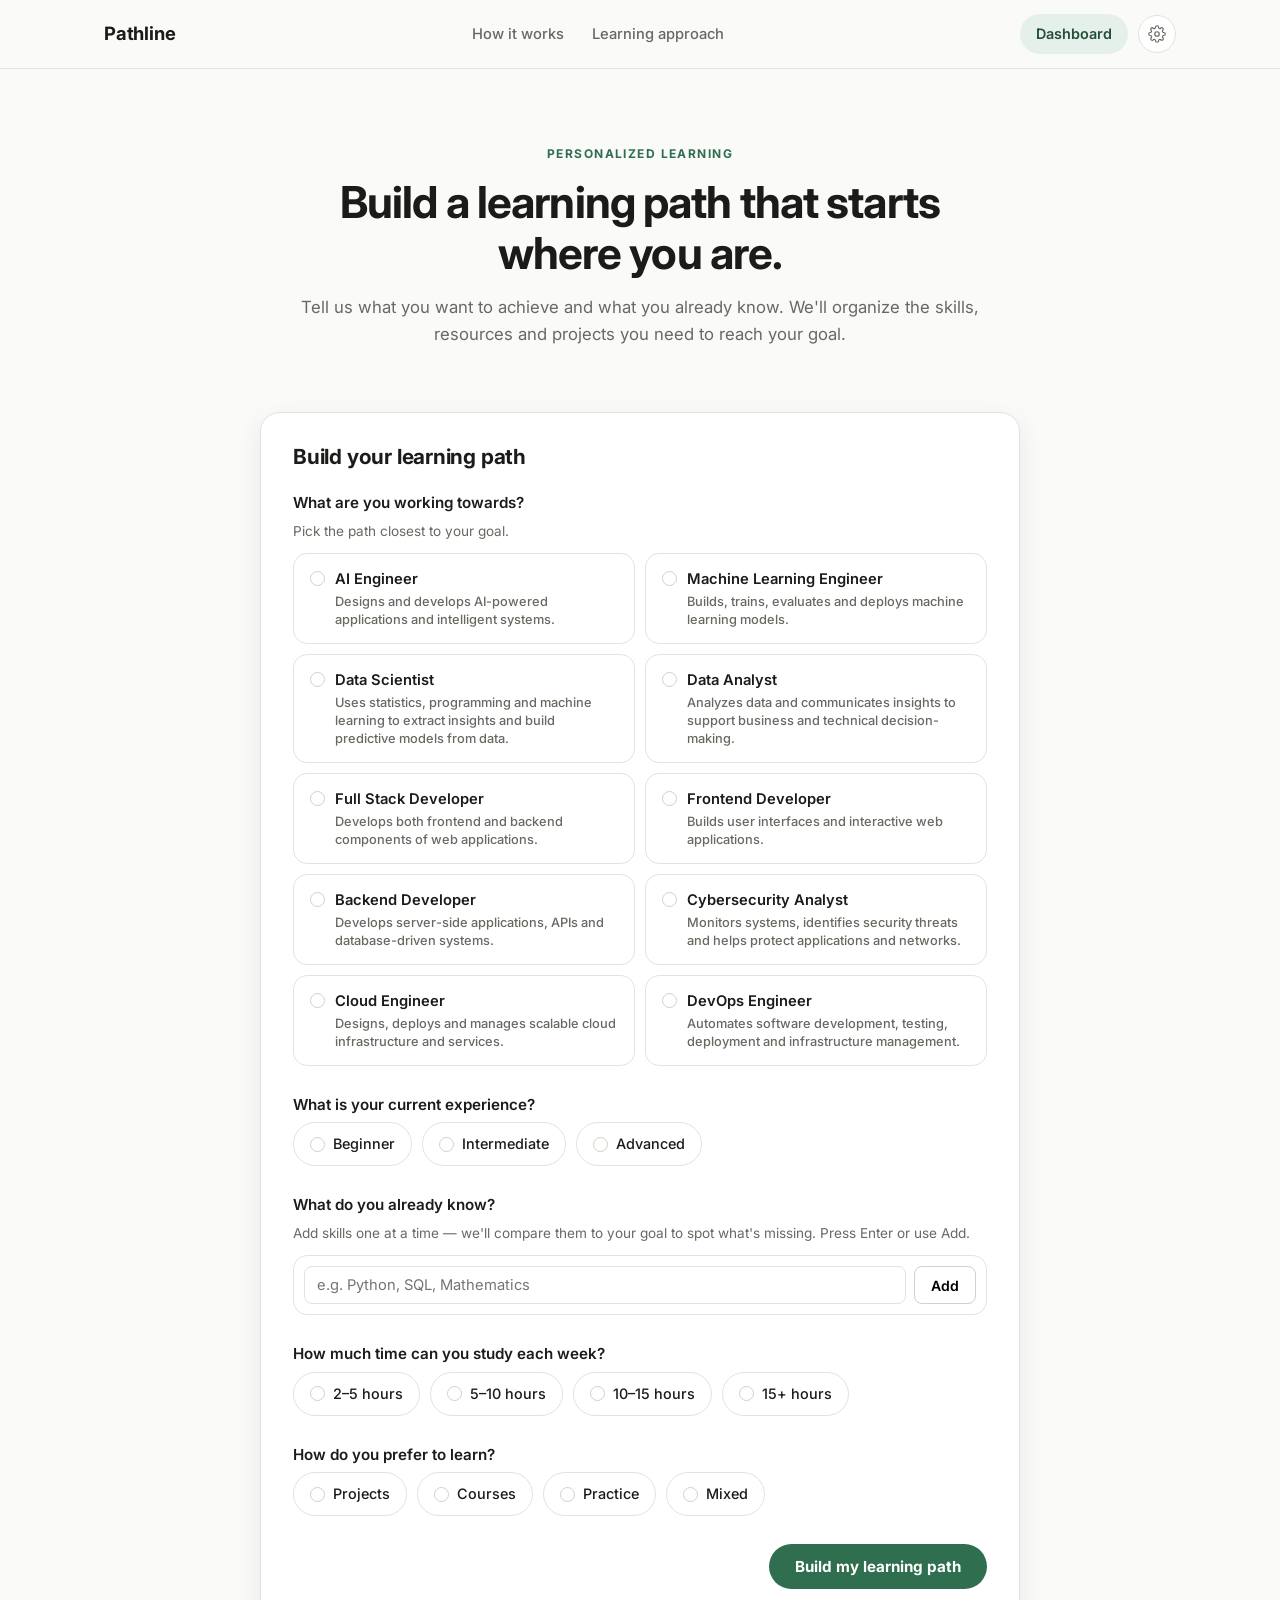
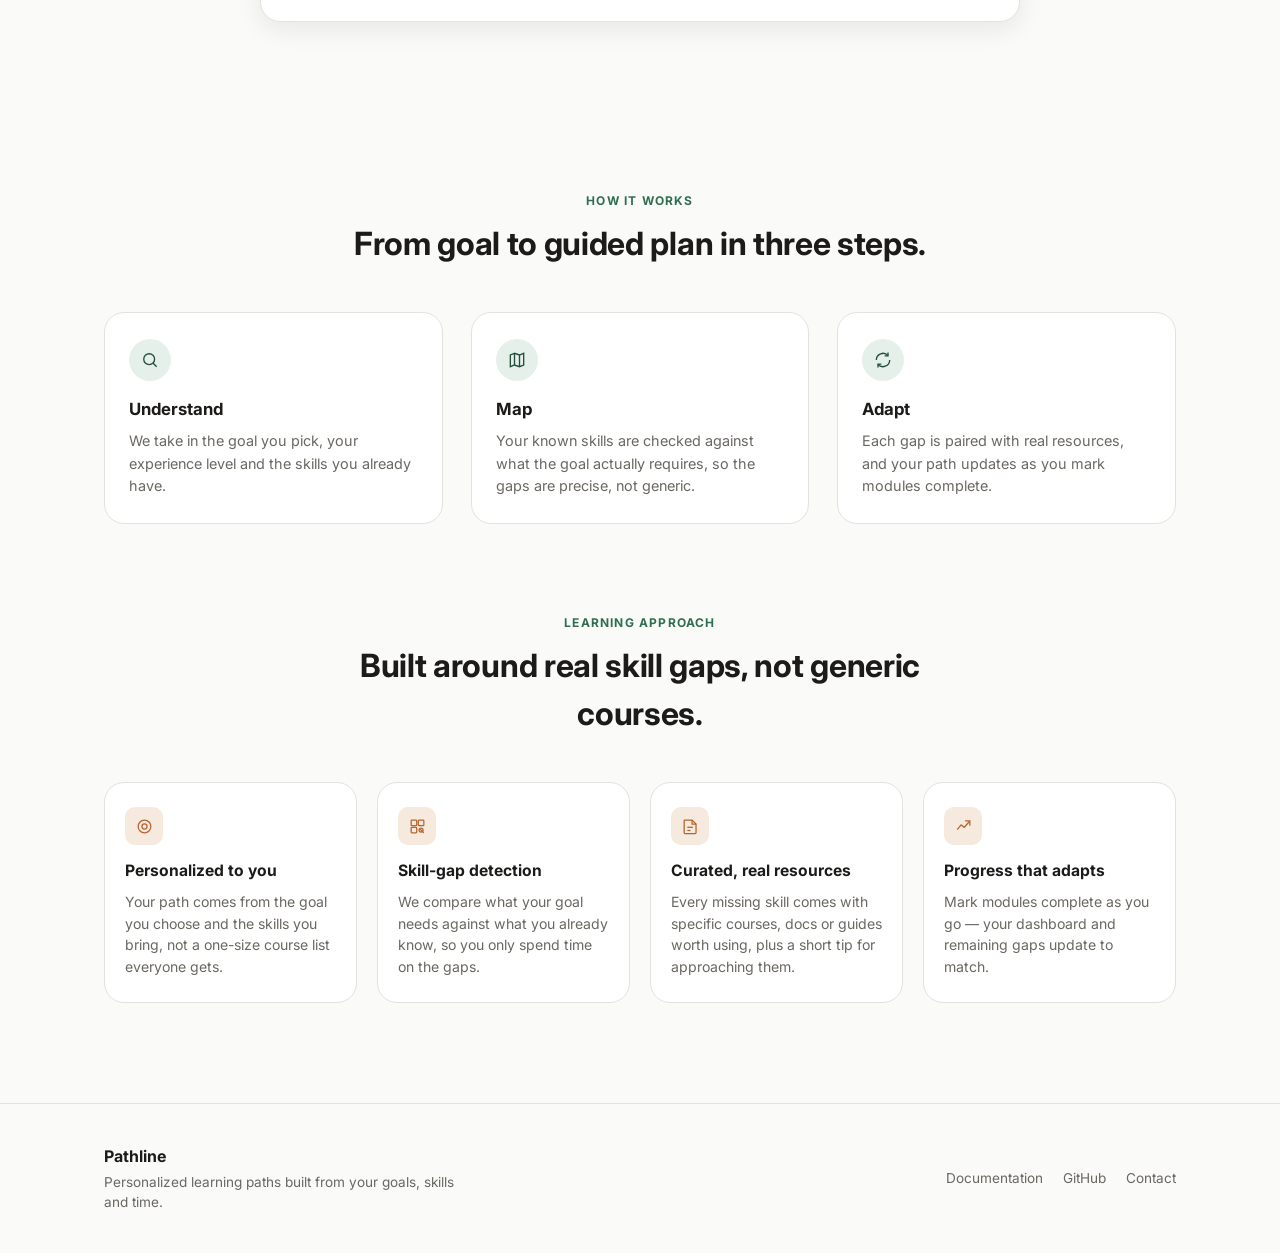
<file: Frontend/index.html>
<!DOCTYPE html>
<html lang="en">
<head>
<meta charset="UTF-8" />
<meta name="viewport" content="width=device-width, initial-scale=1.0" />
<title>Pathline | Build a learning path that starts where you are</title>
<meta name="description" content="Tell Pathline what you want to achieve and what you already know. It organizes the skills, resources and projects you need to reach your goal." />
<link rel="preconnect" href="https://fonts.googleapis.com" />
<link rel="preconnect" href="https://fonts.gstatic.com" crossorigin />
<link href="https://fonts.googleapis.com/css2?family=Inter:wght@400;500;600;700&display=swap" rel="stylesheet" />
<link rel="stylesheet" href="style.css" />
</head>
<body>

<a class="skip-link" href="#main-content">Skip to main content</a>

<header class="site-header">
  <div class="container nav">
    <a class="nav__brand" href="index.html">Pathline</a>

    <nav class="nav__links" aria-label="Primary">
      <a href="#how-it-works">How it works</a>
      <a href="#learning-approach">Learning approach</a>
    </nav>

    <div class="nav__actions">
      <a class="nav__dashboard-link" href="dashboard.html">Dashboard</a>
      <button type="button" class="nav__settings-btn" id="settingsOpenBtn" aria-haspopup="dialog" aria-controls="settingsDrawer">
        <svg viewBox="0 0 24 24" fill="none" stroke="currentColor" stroke-width="1.6" aria-hidden="true">
          <circle cx="12" cy="12" r="3"></circle>
          <path d="M19.4 15a1.65 1.65 0 0 0 .33 1.82l.06.06a2 2 0 1 1-2.83 2.83l-.06-.06a1.65 1.65 0 0 0-1.82-.33 1.65 1.65 0 0 0-1 1.51V21a2 2 0 0 1-4 0v-.09A1.65 1.65 0 0 0 9 19.4a1.65 1.65 0 0 0-1.82.33l-.06.06a2 2 0 1 1-2.83-2.83l.06-.06A1.65 1.65 0 0 0 4.6 15a1.65 1.65 0 0 0-1.51-1H3a2 2 0 0 1 0-4h.09A1.65 1.65 0 0 0 4.6 9a1.65 1.65 0 0 0-.33-1.82l-.06-.06a2 2 0 1 1 2.83-2.83l.06.06A1.65 1.65 0 0 0 9 4.6a1.65 1.65 0 0 0 1-1.51V3a2 2 0 0 1 4 0v.09a1.65 1.65 0 0 0 1 1.51 1.65 1.65 0 0 0 1.82-.33l.06-.06a2 2 0 1 1 2.83 2.83l-.06.06A1.65 1.65 0 0 0 19.4 9a1.65 1.65 0 0 0 1.51 1H21a2 2 0 0 1 0 4h-.09a1.65 1.65 0 0 0-1.51 1z"></path>
        </svg>
        <span class="visually-hidden">Settings</span>
      </button>
      <button type="button" class="nav__menu-toggle" id="navMenuToggle" aria-expanded="false" aria-controls="navMobilePanel">
        <span class="visually-hidden">Menu</span>
        <svg viewBox="0 0 24 24" width="18" height="18" fill="none" stroke="currentColor" stroke-width="1.8" aria-hidden="true">
          <line x1="3" y1="6" x2="21" y2="6"></line>
          <line x1="3" y1="12" x2="21" y2="12"></line>
          <line x1="3" y1="18" x2="21" y2="18"></line>
        </svg>
      </button>
    </div>
  </div>

  <div class="nav__mobile-panel" id="navMobilePanel" hidden>
    <div class="container">
      <a href="#how-it-works">How it works</a>
      <a href="#learning-approach">Learning approach</a>
      <a href="dashboard.html">Dashboard</a>
    </div>
  </div>
</header>

<main id="main-content">

  <section class="hero container">
    <p class="hero__label">Personalized Learning</p>
    <h1 class="hero__heading">Build a learning path that starts where you are.</h1>
    <p class="hero__subtext">
      Tell us what you want to achieve and what you already know. We'll organize the skills,
      resources and projects you need to reach your goal.
    </p>
  </section>

  <section class="onboarding container" aria-labelledby="onboarding-heading">
    <div class="onboarding__panel">

      <div class="onboarding__header">
        <h2 class="onboarding__heading" id="onboarding-heading">Build your learning path</h2>
      </div>

      <form class="onboarding__body" id="onboardingForm" novalidate>

        <fieldset class="field">
          <legend class="field__label">What are you working towards?</legend>
          <p class="field__hint" id="goalHint">Pick the path closest to your goal.</p>
          <div class="option-group goal-grid" data-field="goal" id="goalGrid" aria-describedby="goalHint"></div>
          <div class="goal-requirements" id="goalRequirements" hidden>
            <p class="goal-requirements__label">Typically needed for this path</p>
            <div class="goal-chip-row" id="goalRequirementsChips"></div>
          </div>
          <p class="field-error" id="goalError" role="alert" hidden>
            Choose a goal before continuing.
          </p>
        </fieldset>

        <fieldset class="field">
          <legend class="field__label">What is your current experience?</legend>
          <div class="option-group" data-field="experience">
            <span class="option">
              <input class="option__input" type="radio" name="experience" id="experience-beginner" value="Beginner" />
              <label class="option__label" for="experience-beginner">
                <span class="option__check" aria-hidden="true"></span>Beginner
              </label>
            </span>
            <span class="option">
              <input class="option__input" type="radio" name="experience" id="experience-intermediate" value="Intermediate" />
              <label class="option__label" for="experience-intermediate">
                <span class="option__check" aria-hidden="true"></span>Intermediate
              </label>
            </span>
            <span class="option">
              <input class="option__input" type="radio" name="experience" id="experience-advanced" value="Advanced" />
              <label class="option__label" for="experience-advanced">
                <span class="option__check" aria-hidden="true"></span>Advanced
              </label>
            </span>
          </div>
        </fieldset>

        <div class="field">
          <label class="field__label" for="skillInput">What do you already know?</label>
          <p class="field__hint" id="skillHint">Add skills one at a time — we'll compare them to your goal to spot what's missing. Press Enter or use Add.</p>
          <div class="tag-field">
            <ul class="tag-list" id="skillTagList" aria-label="Selected skills"></ul>
            <div class="tag-input-row">
              <input
                type="text"
                id="skillInput"
                class="tag-input"
                placeholder="e.g. Python, SQL, Mathematics"
                aria-describedby="skillHint"
              />
              <button type="button" class="tag-add-btn" id="skillAddBtn">Add</button>
            </div>
          </div>
        </div>

        <fieldset class="field">
          <legend class="field__label">How much time can you study each week?</legend>
          <div class="option-group" data-field="weeklyHours">
            <span class="option">
              <input class="option__input" type="radio" name="weeklyHours" id="hours-1" value="2-5 hours" />
              <label class="option__label" for="hours-1"><span class="option__check" aria-hidden="true"></span>2–5 hours</label>
            </span>
            <span class="option">
              <input class="option__input" type="radio" name="weeklyHours" id="hours-2" value="5-10 hours" />
              <label class="option__label" for="hours-2"><span class="option__check" aria-hidden="true"></span>5–10 hours</label>
            </span>
            <span class="option">
              <input class="option__input" type="radio" name="weeklyHours" id="hours-3" value="10-15 hours" />
              <label class="option__label" for="hours-3"><span class="option__check" aria-hidden="true"></span>10–15 hours</label>
            </span>
            <span class="option">
              <input class="option__input" type="radio" name="weeklyHours" id="hours-4" value="15+ hours" />
              <label class="option__label" for="hours-4"><span class="option__check" aria-hidden="true"></span>15+ hours</label>
            </span>
          </div>
        </fieldset>

        <fieldset class="field">
          <legend class="field__label">How do you prefer to learn?</legend>
          <div class="option-group" data-field="learningPreference">
            <span class="option">
              <input class="option__input" type="radio" name="learningPreference" id="pref-projects" value="Projects" />
              <label class="option__label" for="pref-projects"><span class="option__check" aria-hidden="true"></span>Projects</label>
            </span>
            <span class="option">
              <input class="option__input" type="radio" name="learningPreference" id="pref-courses" value="Courses" />
              <label class="option__label" for="pref-courses"><span class="option__check" aria-hidden="true"></span>Courses</label>
            </span>
            <span class="option">
              <input class="option__input" type="radio" name="learningPreference" id="pref-practice" value="Practice" />
              <label class="option__label" for="pref-practice"><span class="option__check" aria-hidden="true"></span>Practice</label>
            </span>
            <span class="option">
              <input class="option__input" type="radio" name="learningPreference" id="pref-mixed" value="Mixed" />
              <label class="option__label" for="pref-mixed"><span class="option__check" aria-hidden="true"></span>Mixed</label>
            </span>
          </div>
        </fieldset>

        <div class="onboarding__footer">
          <button type="submit" class="btn-primary" id="submitBtn">
            <span id="submitBtnLabel">Build my learning path</span>
          </button>
        </div>

        <!-- AI ONBOARDING CONVERSATION -->
        <div class="conversation" id="conversation" hidden aria-live="polite">
          <p class="conversation__label">A few more questions</p>
          <div class="conversation__log" id="conversationLog"></div>
          <div class="conversation__response" id="conversationResponse"></div>
        </div>

      </form>

      <!-- LOADING STATE -->
      <div class="loading-panel" id="loadingPanel" hidden role="status" aria-live="polite">
        <p class="loading-panel__heading">Building your learning path</p>
        <div class="loading-track"><div class="loading-track__fill" id="loadingFill"></div></div>
        <ol class="loading-steps" id="loadingSteps">
          <li class="loading-step" data-step="0"><span class="loading-step__marker"></span>Understanding your goal</li>
          <li class="loading-step" data-step="1"><span class="loading-step__marker"></span>Checking your current skills</li>
          <li class="loading-step" data-step="2"><span class="loading-step__marker"></span>Identifying skill gaps</li>
          <li class="loading-step" data-step="3"><span class="loading-step__marker"></span>Ordering prerequisites</li>
          <li class="loading-step" data-step="4"><span class="loading-step__marker"></span>Selecting learning resources</li>
          <li class="loading-step" data-step="5"><span class="loading-step__marker"></span>Preparing milestones</li>
        </ol>
      </div>

      <!-- ERROR STATE -->
      <div class="error-panel" id="errorPanel" hidden role="alert">
        <p class="error-panel__heading">We couldn't generate your learning path right now.</p>
        <p class="error-panel__text">Nothing was lost — your answers are still here.</p>
        <button type="button" class="btn-secondary" id="retryBtn">Try again</button>
      </div>

    </div>
  </section>

  <section class="process container" id="how-it-works" aria-labelledby="how-it-works-heading">
    <div class="process__intro">
      <span class="section-eyebrow">How it works</span>
      <h2 class="section-heading-lg" id="how-it-works-heading">From goal to guided plan in three steps.</h2>
    </div>
    <ol class="process__steps">
      <li class="process__step">
        <span class="process__marker" aria-hidden="true">
          <svg viewBox="0 0 24 24" fill="none" stroke="currentColor" stroke-width="1.6">
            <circle cx="11" cy="11" r="6.5"></circle>
            <line x1="20" y1="20" x2="15.8" y2="15.8"></line>
          </svg>
        </span>
        <h3 class="process__title">Understand</h3>
        <p class="process__text">We take in the goal you pick, your experience level and the skills you already have.</p>
      </li>
      <li class="process__step">
        <span class="process__marker" aria-hidden="true">
          <svg viewBox="0 0 24 24" fill="none" stroke="currentColor" stroke-width="1.6">
            <path d="M9 4 4 6v14l5-2 6 2 5-2V4l-5 2-6-2Z"></path>
            <line x1="9" y1="4" x2="9" y2="18"></line>
            <line x1="15" y1="6" x2="15" y2="20"></line>
          </svg>
        </span>
        <h3 class="process__title">Map</h3>
        <p class="process__text">Your known skills are checked against what the goal actually requires, so the gaps are precise, not generic.</p>
      </li>
      <li class="process__step">
        <span class="process__marker" aria-hidden="true">
          <svg viewBox="0 0 24 24" fill="none" stroke="currentColor" stroke-width="1.6">
            <path d="M4 12a8 8 0 0 1 14-5.3M20 12a8 8 0 0 1-14 5.3"></path>
            <polyline points="18 3 18 7 14 7"></polyline>
            <polyline points="6 21 6 17 10 17"></polyline>
          </svg>
        </span>
        <h3 class="process__title">Adapt</h3>
        <p class="process__text">Each gap is paired with real resources, and your path updates as you mark modules complete.</p>
      </li>
    </ol>
  </section>

  <section class="approach container" id="learning-approach" aria-labelledby="learning-approach-heading">
    <div class="approach__intro">
      <span class="section-eyebrow">Learning approach</span>
      <h2 class="section-heading-lg" id="learning-approach-heading">Built around real skill gaps, not generic courses.</h2>
    </div>
    <div class="approach__grid">
      <div class="approach__card">
        <span class="approach__icon" aria-hidden="true">
          <svg viewBox="0 0 24 24" fill="none" stroke="currentColor" stroke-width="1.6">
            <circle cx="12" cy="12" r="8"></circle>
            <circle cx="12" cy="12" r="3.2"></circle>
          </svg>
        </span>
        <h3 class="approach__title">Personalized to you</h3>
        <p class="approach__text">Your path comes from the goal you choose and the skills you bring, not a one-size course list everyone gets.</p>
      </div>
      <div class="approach__card">
        <span class="approach__icon" aria-hidden="true">
          <svg viewBox="0 0 24 24" fill="none" stroke="currentColor" stroke-width="1.6">
            <rect x="4" y="4" width="7" height="7" rx="1"></rect>
            <rect x="13" y="4" width="7" height="7" rx="1"></rect>
            <rect x="4" y="13" width="7" height="7" rx="1"></rect>
            <path d="M15.5 15.5 20 20"></path>
            <circle cx="16.5" cy="16.5" r="2.5"></circle>
          </svg>
        </span>
        <h3 class="approach__title">Skill-gap detection</h3>
        <p class="approach__text">We compare what your goal needs against what you already know, so you only spend time on the gaps.</p>
      </div>
      <div class="approach__card">
        <span class="approach__icon" aria-hidden="true">
          <svg viewBox="0 0 24 24" fill="none" stroke="currentColor" stroke-width="1.6">
            <path d="M5 4h9l5 5v11a1 1 0 0 1-1 1H5a1 1 0 0 1-1-1V5a1 1 0 0 1 1-1Z"></path>
            <path d="M14 4v5h5"></path>
            <line x1="8" y1="13" x2="15" y2="13"></line>
            <line x1="8" y1="17" x2="12" y2="17"></line>
          </svg>
        </span>
        <h3 class="approach__title">Curated, real resources</h3>
        <p class="approach__text">Every missing skill comes with specific courses, docs or guides worth using, plus a short tip for approaching them.</p>
      </div>
      <div class="approach__card">
        <span class="approach__icon" aria-hidden="true">
          <svg viewBox="0 0 24 24" fill="none" stroke="currentColor" stroke-width="1.6">
            <polyline points="4 16 9 10 13 13 20 5"></polyline>
            <polyline points="14 5 20 5 20 11"></polyline>
          </svg>
        </span>
        <h3 class="approach__title">Progress that adapts</h3>
        <p class="approach__text">Mark modules complete as you go — your dashboard and remaining gaps update to match.</p>
      </div>
    </div>
  </section>

</main>

<footer class="site-footer">
  <div class="container">
    <div>
      <p class="site-footer__brand">Pathline</p>
      <p class="site-footer__desc">Personalized learning paths built from your goals, skills and time.</p>
    </div>
    <nav class="site-footer__links" aria-label="Footer">
      <a href="#">Documentation</a>
      <a href="#">GitHub</a>
      <a href="#">Contact</a>
    </nav>
  </div>
</footer>

<!-- SETTINGS DRAWER -->
<div class="settings-overlay" id="settingsOverlay" hidden>
  <div class="settings-drawer" role="dialog" aria-modal="true" aria-labelledby="settingsTitle" id="settingsDrawer">
    <div class="settings-drawer__header">
      <h2 class="settings-drawer__title" id="settingsTitle">Settings</h2>
      <button type="button" class="settings-drawer__close" id="settingsCloseBtn">
        <span class="visually-hidden">Close settings</span>
        <svg viewBox="0 0 24 24" width="16" height="16" fill="none" stroke="currentColor" stroke-width="1.8" aria-hidden="true">
          <line x1="4" y1="4" x2="20" y2="20"></line>
          <line x1="20" y1="4" x2="4" y2="20"></line>
        </svg>
      </button>
    </div>

    <div class="settings-row">
      <div>
        <p class="settings-row__label">Email reminders</p>
        <p class="settings-row__hint">Weekly summary of your progress</p>
      </div>
      <input type="checkbox" id="settingsReminders" checked />
    </div>
    <div class="settings-row">
      <div>
        <p class="settings-row__label">Units</p>
        <p class="settings-row__hint">Hours per week</p>
      </div>
      <span class="field__hint">Hours</span>
    </div>

    <button type="button" class="settings-danger" id="resetStateBtn">Reset onboarding data</button>
  </div>
</div>

<script src="state.js"></script>
<script src="data.js"></script>
<script src="engine.js"></script>
<script src="goals-data.js"></script>
<script src="api.js"></script>
<script src="onboarding.js"></script>
</body>
</html>
</file>
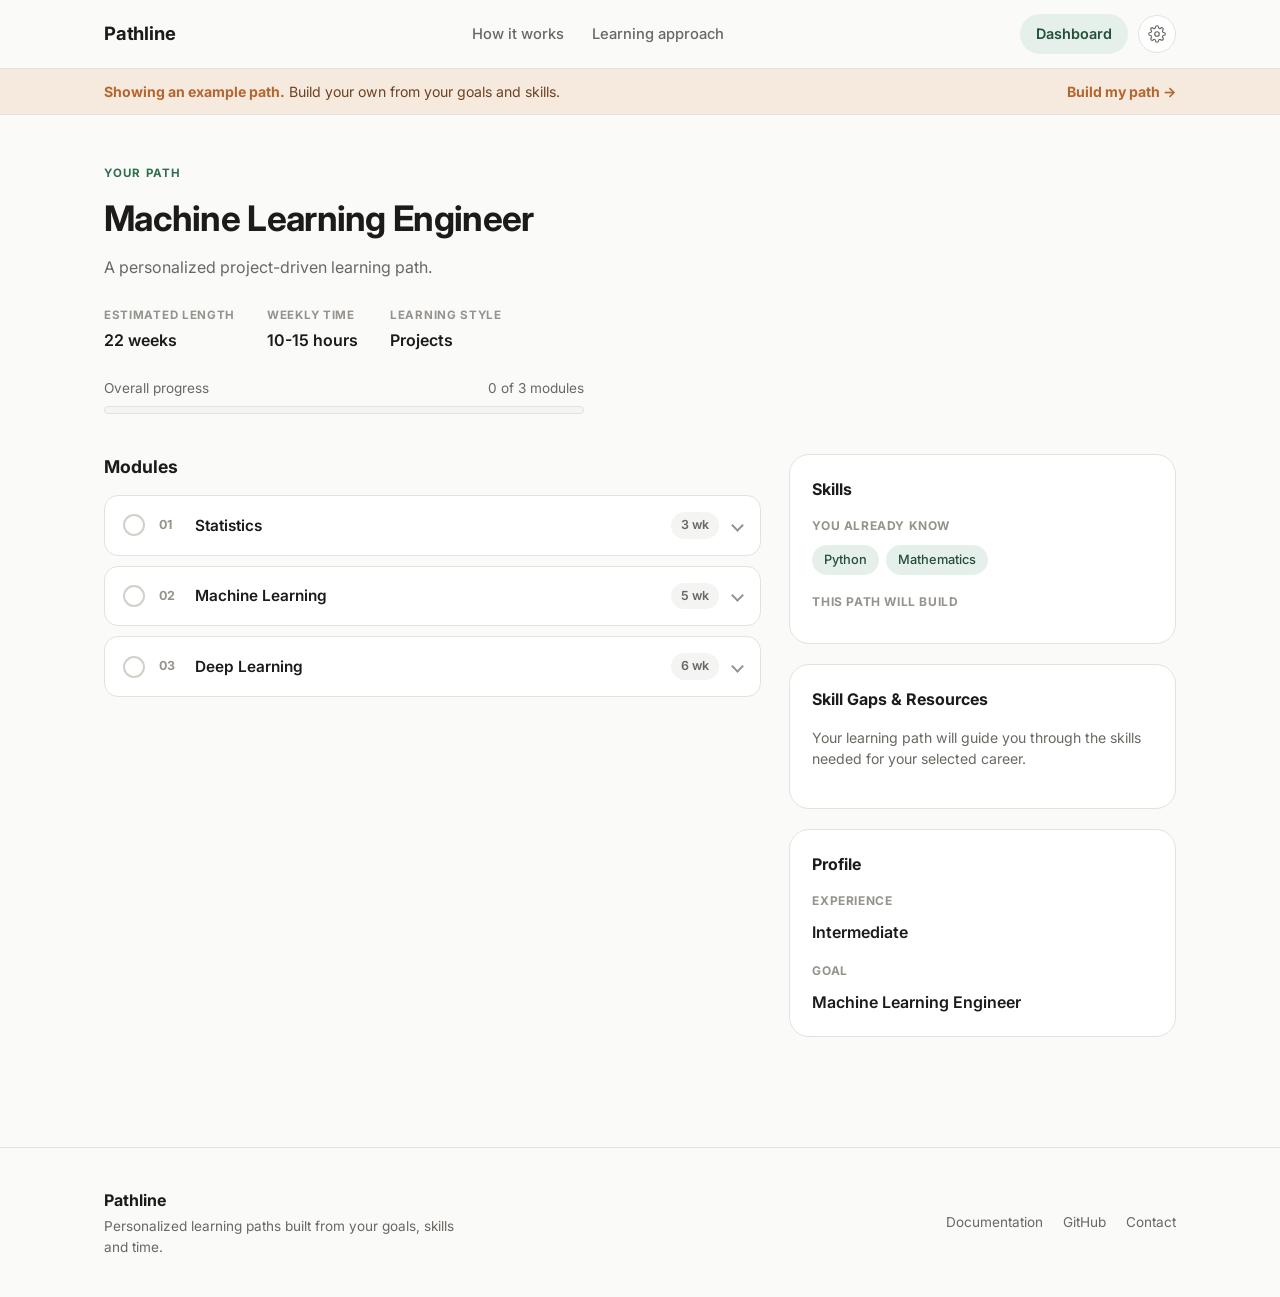
<file: Frontend/dashboard.html>
<!DOCTYPE html>
<html lang="en">
<head>
<meta charset="UTF-8" />
<meta name="viewport" content="width=device-width, initial-scale=1.0" />
<title>Your learning path | Pathline</title>
<link rel="preconnect" href="https://fonts.googleapis.com" />
<link rel="preconnect" href="https://fonts.gstatic.com" crossorigin />
<link href="https://fonts.googleapis.com/css2?family=Inter:wght@400;500;600;700&display=swap" rel="stylesheet" />
<link rel="stylesheet" href="style.css" />
<link rel="stylesheet" href="dashboard.css" />
</head>
<body>

<a class="skip-link" href="#main-content">Skip to main content</a>

<header class="site-header">
  <div class="container nav">
    <a class="nav__brand" href="index.html">Pathline</a>

    <nav class="nav__links" aria-label="Primary">
      <a href="index.html#how-it-works">How it works</a>
      <a href="index.html#learning-approach">Learning approach</a>
    </nav>

    <div class="nav__actions">
      <a class="nav__dashboard-link" href="dashboard.html" aria-current="page">Dashboard</a>
      <button type="button" class="nav__settings-btn" id="settingsOpenBtn" aria-haspopup="dialog" aria-controls="settingsDrawer">
        <svg viewBox="0 0 24 24" fill="none" stroke="currentColor" stroke-width="1.6" aria-hidden="true">
          <circle cx="12" cy="12" r="3"></circle>
          <path d="M19.4 15a1.65 1.65 0 0 0 .33 1.82l.06.06a2 2 0 1 1-2.83 2.83l-.06-.06a1.65 1.65 0 0 0-1.82-.33 1.65 1.65 0 0 0-1 1.51V21a2 2 0 0 1-4 0v-.09A1.65 1.65 0 0 0 9 19.4a1.65 1.65 0 0 0-1.82.33l-.06.06a2 2 0 1 1-2.83-2.83l.06-.06A1.65 1.65 0 0 0 4.6 15a1.65 1.65 0 0 0-1.51-1H3a2 2 0 0 1 0-4h.09A1.65 1.65 0 0 0 4.6 9a1.65 1.65 0 0 0-.33-1.82l-.06-.06a2 2 0 1 1 2.83-2.83l.06.06A1.65 1.65 0 0 0 9 4.6a1.65 1.65 0 0 0 1-1.51V3a2 2 0 0 1 4 0v.09a1.65 1.65 0 0 0 1 1.51 1.65 1.65 0 0 0 1.82-.33l.06-.06a2 2 0 1 1 2.83 2.83l-.06.06A1.65 1.65 0 0 0 19.4 9a1.65 1.65 0 0 0 1.51 1H21a2 2 0 0 1 0 4h-.09a1.65 1.65 0 0 0-1.51 1z"></path>
        </svg>
        <span class="visually-hidden">Settings</span>
      </button>
      <button type="button" class="nav__menu-toggle" id="navMenuToggle" aria-expanded="false" aria-controls="navMobilePanel">
        <span class="visually-hidden">Menu</span>
        <svg viewBox="0 0 24 24" width="18" height="18" fill="none" stroke="currentColor" stroke-width="1.8" aria-hidden="true">
          <line x1="3" y1="6" x2="21" y2="6"></line>
          <line x1="3" y1="12" x2="21" y2="12"></line>
          <line x1="3" y1="18" x2="21" y2="18"></line>
        </svg>
      </button>
    </div>
  </div>

  <div class="nav__mobile-panel" id="navMobilePanel" hidden>
    <div class="container">
      <a href="index.html#how-it-works">How it works</a>
      <a href="index.html#learning-approach">Learning approach</a>
      <a href="dashboard.html" aria-current="page">Dashboard</a>
    </div>
  </div>
</header>

<div class="dashboard-banner" id="dashboardBanner" hidden>
  <div class="container">
    <p class="dashboard-banner__text">
      <strong>Showing an example path.</strong> Build your own from your goals and skills.
    </p>
    <a class="rebuild-link" href="index.html">Build my path →</a>
  </div>
</div>

<main id="main-content">

  <section class="dashboard-intro container">
    <span class="dashboard-intro__label">Your Path</span>
    <h1 class="dashboard-intro__title" id="pathTitle">Loading your path…</h1>
    <p class="dashboard-intro__summary" id="pathSummary"></p>

    <div class="dashboard-meta">
      <div class="dashboard-meta__item">
        <span class="dashboard-meta__label">Estimated length</span>
        <span class="dashboard-meta__value" id="metaWeeks">—</span>
      </div>
      <div class="dashboard-meta__item">
        <span class="dashboard-meta__label">Weekly time</span>
        <span class="dashboard-meta__value" id="metaHours">—</span>
      </div>
      <div class="dashboard-meta__item">
        <span class="dashboard-meta__label">Learning style</span>
        <span class="dashboard-meta__value" id="metaPreference">—</span>
      </div>
    </div>

    <div class="progress-overview">
      <div class="progress-overview__row">
        <span>Overall progress</span>
        <span id="progressLabel">0 of 0 modules</span>
      </div>
      <div class="progress-overview__track">
        <div class="progress-overview__fill" id="progressFill" style="width:0%"></div>
      </div>
    </div>
  </section>

  <section class="dashboard-grid container">
    <div>
      <h2 class="section-heading">Modules</h2>
      <div class="module-list" id="moduleList"></div>
    </div>

    <aside>
      <div class="sidebar-card">
        <h2 class="sidebar-card__title">Skills</h2>
        <div class="skill-columns">
          <div class="skill-columns__group">
            <h4>You already know</h4>
            <div class="chip-row" id="knownSkills"></div>
          </div>
          <div class="skill-columns__group">
            <h4>This path will build</h4>
            <div class="chip-row" id="gapSkills"></div>
          </div>
        </div>
      </div>

      <div class="sidebar-card" id="skillGapCard">
        <h2 class="sidebar-card__title">Skill Gaps &amp; Resources</h2>
        <p class="skill-gap__intro" id="skillGapIntro"></p>
        <div class="skill-gap__list" id="skillGapList"></div>
      </div>

      <div class="sidebar-card">
        <h2 class="sidebar-card__title">Profile</h2>
        <div class="skill-columns">
          <div class="skill-columns__group">
            <h4>Experience</h4>
            <p class="dashboard-meta__value" id="profileExperience">—</p>
          </div>
          <div class="skill-columns__group">
            <h4>Goal</h4>
            <p class="dashboard-meta__value" id="profileGoal">—</p>
          </div>
        </div>
      </div>
    </aside>
  </section>

</main>

<footer class="site-footer">
  <div class="container">
    <div>
      <p class="site-footer__brand">Pathline</p>
      <p class="site-footer__desc">Personalized learning paths built from your goals, skills and time.</p>
    </div>
    <nav class="site-footer__links" aria-label="Footer">
      <a href="#">Documentation</a>
      <a href="#">GitHub</a>
      <a href="#">Contact</a>
    </nav>
  </div>
</footer>

<!-- SETTINGS DRAWER (shared with index.html) -->
<div class="settings-overlay" id="settingsOverlay" hidden>
  <div class="settings-drawer" role="dialog" aria-modal="true" aria-labelledby="settingsTitle" id="settingsDrawer">
    <div class="settings-drawer__header">
      <h2 class="settings-drawer__title" id="settingsTitle">Settings</h2>
      <button type="button" class="settings-drawer__close" id="settingsCloseBtn">
        <span class="visually-hidden">Close settings</span>
        <svg viewBox="0 0 24 24" width="16" height="16" fill="none" stroke="currentColor" stroke-width="1.8" aria-hidden="true">
          <line x1="4" y1="4" x2="20" y2="20"></line>
          <line x1="20" y1="4" x2="4" y2="20"></line>
        </svg>
      </button>
    </div>

    <div class="settings-row">
      <div>
        <p class="settings-row__label">Email reminders</p>
        <p class="settings-row__hint">Weekly summary of your progress</p>
      </div>
      <input type="checkbox" id="settingsReminders" checked />
    </div>

    <button type="button" class="settings-danger" id="resetStateBtn">Reset onboarding data</button>
  </div>
</div>

<script src="state.js"></script>
<script src="data.js"></script>
<script src="engine.js"></script>
<script src="goals-data.js"></script>
<script src="api.js"></script>
<script src="dashboard.js"></script>
</body>
</html>
</file>
<file: Frontend/style.css>
/* ==========================================================================
   style.css — shared design system for Pathline (index.html + dashboard.html)
   ========================================================================== */

:root {
  --color-bg: #fafaf9;
  --color-surface: #ffffff;
  --color-surface-alt: #f4f4f2;
  --color-border: #e4e2dd;
  --color-border-strong: #d3d0c9;
  --color-text: #1c1b19;
  --color-text-muted: #6b6862;
  --color-text-faint: #96938c;
  --color-primary: #2f6f4f;
  --color-primary-dark: #234f39;
  --color-primary-light: #e6f0ea;
  --color-accent: #b5652f;
  --color-accent-light: #f6e9dd;
  --color-danger: #b3432f;
  --color-danger-light: #fbe9e5;

  --radius-sm: 8px;
  --radius-md: 14px;
  --radius-lg: 20px;
  --radius-pill: 999px;

  --shadow-sm: 0 1px 2px rgba(28, 27, 25, 0.06);
  --shadow-md: 0 8px 24px rgba(28, 27, 25, 0.08);
  --shadow-lg: 0 20px 48px rgba(28, 27, 25, 0.14);

  --font-sans: "Inter", -apple-system, BlinkMacSystemFont, "Segoe UI", sans-serif;

  --container-w: 1120px;
}

* { box-sizing: border-box; }
html { scroll-behavior: smooth; }

body {
  margin: 0;
  font-family: var(--font-sans);
  background: var(--color-bg);
  color: var(--color-text);
  line-height: 1.5;
  -webkit-font-smoothing: antialiased;
}

h1, h2, h3, h4, p { margin: 0; }
a { color: inherit; }
button { font-family: inherit; }

.container {
  width: 100%;
  max-width: var(--container-w);
  margin: 0 auto;
  padding: 0 24px;
}

.visually-hidden {
  position: absolute !important;
  width: 1px; height: 1px;
  padding: 0; margin: -1px;
  overflow: hidden;
  clip: rect(0,0,0,0);
  white-space: nowrap;
  border: 0;
}

.skip-link {
  position: absolute;
  left: 12px; top: -48px;
  background: var(--color-primary);
  color: #fff;
  padding: 10px 16px;
  border-radius: var(--radius-sm);
  z-index: 1000;
  transition: top 0.15s ease;
  text-decoration: none;
  font-weight: 600;
}
.skip-link:focus { top: 12px; }

/* ------------------------------ Header ---------------------------------- */

.site-header {
  position: sticky;
  top: 0;
  z-index: 40;
  background: rgba(250, 250, 249, 0.9);
  backdrop-filter: blur(10px);
  border-bottom: 1px solid var(--color-border);
}

.nav {
  display: flex;
  align-items: center;
  justify-content: space-between;
  height: 68px;
  gap: 24px;
}

.nav__brand {
  font-weight: 700;
  font-size: 1.15rem;
  text-decoration: none;
  color: var(--color-text);
  letter-spacing: -0.01em;
}

.nav__links {
  display: flex;
  gap: 28px;
  flex: 1;
  justify-content: center;
}
.nav__links a {
  text-decoration: none;
  color: var(--color-text-muted);
  font-size: 0.92rem;
  font-weight: 500;
  transition: color 0.15s ease;
}
.nav__links a:hover { color: var(--color-text); }

.nav__actions {
  display: flex;
  align-items: center;
  gap: 10px;
}

.nav__dashboard-link {
  text-decoration: none;
  font-size: 0.9rem;
  font-weight: 600;
  color: var(--color-primary-dark);
  background: var(--color-primary-light);
  padding: 9px 16px;
  border-radius: var(--radius-pill);
  white-space: nowrap;
  transition: background 0.15s ease;
}
.nav__dashboard-link:hover { background: #d9ebe0; }

.nav__settings-btn,
.nav__menu-toggle {
  display: inline-flex;
  align-items: center;
  justify-content: center;
  width: 38px; height: 38px;
  border-radius: 50%;
  border: 1px solid var(--color-border);
  background: var(--color-surface);
  color: var(--color-text-muted);
  cursor: pointer;
  transition: border-color 0.15s ease, color 0.15s ease;
}
.nav__settings-btn svg,
.nav__menu-toggle svg { width: 18px; height: 18px; }
.nav__settings-btn:hover,
.nav__menu-toggle:hover { border-color: var(--color-border-strong); color: var(--color-text); }
.nav__menu-toggle { display: none; }

.nav__mobile-panel {
  border-top: 1px solid var(--color-border);
  background: var(--color-surface);
}
.nav__mobile-panel .container {
  display: flex;
  flex-direction: column;
  padding-top: 12px;
  padding-bottom: 12px;
}
.nav__mobile-panel a {
  padding: 12px 4px;
  text-decoration: none;
  color: var(--color-text);
  font-weight: 500;
  border-bottom: 1px solid var(--color-border);
}
.nav__mobile-panel a:last-child { border-bottom: none; }

@media (max-width: 760px) {
  .nav__links { display: none; }
  .nav__menu-toggle { display: inline-flex; }
  .nav__dashboard-link { display: none; }
}

/* ------------------------------ Hero ------------------------------------ */

.hero {
  padding: 76px 24px 40px;
  text-align: center;
  max-width: 760px;
}
.hero__label {
  text-transform: uppercase;
  letter-spacing: 0.12em;
  font-size: 0.75rem;
  font-weight: 700;
  color: var(--color-primary);
  margin-bottom: 14px;
}
.hero__heading {
  font-size: clamp(2rem, 4vw, 2.75rem);
  font-weight: 700;
  letter-spacing: -0.02em;
  line-height: 1.15;
  margin-bottom: 16px;
}
.hero__subtext {
  font-size: 1.05rem;
  color: var(--color-text-muted);
  line-height: 1.6;
}

/* --------------------------- Onboarding panel ---------------------------- */

.onboarding { padding: 24px 24px 80px; }

.onboarding__panel {
  background: var(--color-surface);
  border: 1px solid var(--color-border);
  border-radius: var(--radius-lg);
  box-shadow: var(--shadow-md);
  max-width: 760px;
  margin: 0 auto;
  overflow: hidden;
}

.onboarding__header {
  padding: 28px 32px 8px;
}
.onboarding__heading {
  font-size: 1.3rem;
  font-weight: 700;
  letter-spacing: -0.01em;
}

.onboarding__body {
  padding: 12px 32px 32px;
  display: flex;
  flex-direction: column;
  gap: 28px;
}

.field { border: none; margin: 0; padding: 0; }
.field__label {
  display: block;
  font-weight: 600;
  font-size: 0.95rem;
  margin-bottom: 6px;
  padding: 0;
}
.field__hint {
  color: var(--color-text-muted);
  font-size: 0.85rem;
  margin-bottom: 12px;
}
.field-error {
  color: var(--color-danger);
  background: var(--color-danger-light);
  font-size: 0.85rem;
  font-weight: 600;
  padding: 8px 12px;
  border-radius: var(--radius-sm);
  margin-top: 10px;
}

.option-group {
  display: flex;
  flex-wrap: wrap;
  gap: 10px;
}
.goal-grid { display: grid; grid-template-columns: repeat(2, 1fr); gap: 10px; }
@media (max-width: 560px) { .goal-grid { grid-template-columns: 1fr; } }

.option { display: block; }
.option__input {
  position: absolute;
  opacity: 0;
  width: 1px; height: 1px;
}
.option__label {
  display: inline-flex;
  align-items: center;
  gap: 8px;
  padding: 10px 16px;
  border: 1px solid var(--color-border);
  border-radius: var(--radius-pill);
  background: var(--color-surface);
  font-size: 0.9rem;
  font-weight: 500;
  cursor: pointer;
  transition: border-color 0.15s ease, background 0.15s ease, color 0.15s ease;
  user-select: none;
}
.option__label:hover { border-color: var(--color-border-strong); }
.option__input:focus-visible + .option__label { outline: 2px solid var(--color-primary); outline-offset: 2px; }
.option__input:checked + .option__label {
  background: var(--color-primary-light);
  border-color: var(--color-primary);
  color: var(--color-primary-dark);
}
.option__check {
  width: 15px; height: 15px;
  border-radius: 50%;
  border: 1.5px solid var(--color-border-strong);
  flex-shrink: 0;
  position: relative;
}
.option__input:checked + .option__label .option__check {
  border-color: var(--color-primary);
  background: var(--color-primary);
}
.option__input:checked + .option__label .option__check::after {
  content: "";
  position: absolute;
  inset: 3px;
  border-radius: 50%;
  background: #fff;
}

.option--goal { display: block; }
.option__label--goal {
  display: flex;
  align-items: flex-start;
  gap: 10px;
  width: 100%;
  border-radius: var(--radius-md);
  padding: 14px 16px;
  text-align: left;
}
.option__label-text { display: flex; flex-direction: column; gap: 3px; }
.option__label-text strong { font-size: 0.92rem; font-weight: 600; }
.option__label-text small { color: var(--color-text-muted); font-size: 0.8rem; line-height: 1.4; }
.option__label--goal .option__check { margin-top: 3px; }

.goal-requirements {
  margin-top: 14px;
  padding: 14px 16px;
  border-radius: var(--radius-md);
  background: var(--color-surface-alt);
  border: 1px dashed var(--color-border-strong);
}
.goal-requirements__label {
  font-size: 0.78rem;
  font-weight: 700;
  text-transform: uppercase;
  letter-spacing: 0.06em;
  color: var(--color-text-faint);
  margin-bottom: 8px;
}
.goal-chip-row { display: flex; flex-wrap: wrap; gap: 6px; }
.goal-chip {
  font-size: 0.78rem;
  font-weight: 500;
  padding: 5px 11px;
  border-radius: var(--radius-pill);
  background: var(--color-surface);
  border: 1px solid var(--color-border);
  color: var(--color-text-muted);
}

/* Skill tag input */
.tag-field {
  border: 1px solid var(--color-border);
  border-radius: var(--radius-md);
  padding: 10px;
  background: var(--color-surface);
}
.tag-list {
  list-style: none;
  display: flex;
  flex-wrap: wrap;
  gap: 8px;
  margin: 0 0 8px;
  padding: 0;
}
.tag-list:empty { margin: 0; }
.tag {
  display: inline-flex;
  align-items: center;
  gap: 6px;
  background: var(--color-primary-light);
  color: var(--color-primary-dark);
  font-size: 0.82rem;
  font-weight: 500;
  padding: 5px 6px 5px 12px;
  border-radius: var(--radius-pill);
}
.tag__remove {
  border: none;
  background: rgba(47, 111, 79, 0.15);
  color: var(--color-primary-dark);
  width: 18px; height: 18px;
  border-radius: 50%;
  cursor: pointer;
  font-size: 0.85rem;
  line-height: 1;
  display: inline-flex;
  align-items: center;
  justify-content: center;
}
.tag__remove:hover { background: rgba(47, 111, 79, 0.3); }
.tag-input-row { display: flex; gap: 8px; }
.tag-input {
  flex: 1;
  border: 1px solid var(--color-border);
  border-radius: var(--radius-sm);
  padding: 9px 12px;
  font-size: 0.92rem;
  font-family: inherit;
}
.tag-input:focus { outline: 2px solid var(--color-primary); outline-offset: 1px; }

.tag-add-btn {
  border: 1px solid var(--color-border-strong);
  background: var(--color-surface);
  border-radius: var(--radius-sm);
  padding: 0 16px;
  font-weight: 600;
  font-size: 0.88rem;
  cursor: pointer;
  transition: background 0.15s ease;
}
.tag-add-btn:hover { background: var(--color-surface-alt); }

.onboarding__footer { display: flex; justify-content: flex-end; }

.btn-primary {
  background: var(--color-primary);
  color: #fff;
  border: none;
  border-radius: var(--radius-pill);
  padding: 13px 26px;
  font-size: 0.95rem;
  font-weight: 700;
  cursor: pointer;
  transition: background 0.15s ease, transform 0.1s ease;
}
.btn-primary:hover { background: var(--color-primary-dark); }
.btn-primary:active { transform: scale(0.98); }
.btn-primary:disabled { opacity: 0.7; cursor: progress; }

.btn-secondary {
  background: var(--color-surface);
  color: var(--color-text);
  border: 1px solid var(--color-border-strong);
  border-radius: var(--radius-pill);
  padding: 9px 18px;
  font-size: 0.88rem;
  font-weight: 600;
  cursor: pointer;
  transition: background 0.15s ease, border-color 0.15s ease;
}
.btn-secondary:hover { background: var(--color-surface-alt); border-color: var(--color-text-faint); }

.spinner-dots { display: inline-flex; gap: 3px; margin-left: 6px; vertical-align: middle; }
.spinner-dots span {
  width: 4px; height: 4px; border-radius: 50%;
  background: #fff;
  animation: dot-bounce 1s infinite ease-in-out;
}
.spinner-dots span:nth-child(2) { animation-delay: 0.15s; }
.spinner-dots span:nth-child(3) { animation-delay: 0.3s; }
@keyframes dot-bounce { 0%, 80%, 100% { opacity: 0.25; } 40% { opacity: 1; } }

/* Conversation */
.conversation {
  margin-top: 8px;
  border-top: 1px solid var(--color-border);
  padding-top: 20px;
}
.conversation__label {
  font-size: 0.78rem;
  font-weight: 700;
  text-transform: uppercase;
  letter-spacing: 0.06em;
  color: var(--color-text-faint);
  margin-bottom: 12px;
}
.conversation__log {
  display: flex;
  flex-direction: column;
  gap: 10px;
  max-height: 320px;
  overflow-y: auto;
  padding-right: 4px;
  margin-bottom: 14px;
}
.message { display: flex; opacity: 0; transform: translateY(4px); transition: opacity 0.2s ease, transform 0.2s ease; }
.message.is-visible { opacity: 1; transform: translateY(0); }
.message--assistant { justify-content: flex-start; }
.message--user { justify-content: flex-end; }
.message__bubble {
  max-width: 80%;
  padding: 10px 14px;
  border-radius: var(--radius-md);
  font-size: 0.9rem;
  line-height: 1.45;
}
.message--assistant .message__bubble {
  background: var(--color-surface-alt);
  border-bottom-left-radius: 4px;
}
.message--user .message__bubble {
  background: var(--color-primary);
  color: #fff;
  border-bottom-right-radius: 4px;
}
.message__author { display: block; font-size: 0.7rem; font-weight: 700; text-transform: uppercase; letter-spacing: 0.04em; opacity: 0.6; margin-bottom: 3px; }

.typing-dots { display: inline-flex; gap: 4px; padding: 4px 2px; }
.typing-dots span {
  width: 6px; height: 6px; border-radius: 50%;
  background: var(--color-text-faint);
  animation: dot-bounce 1.1s infinite ease-in-out;
}
.typing-dots span:nth-child(2) { animation-delay: 0.15s; }
.typing-dots span:nth-child(3) { animation-delay: 0.3s; }

.conversation__response { display: flex; flex-wrap: wrap; gap: 8px; }
.conversation__response-input { display: flex; gap: 8px; width: 100%; }
.conversation__response-input input {
  flex: 1;
  border: 1px solid var(--color-border);
  border-radius: var(--radius-sm);
  padding: 9px 12px;
  font-size: 0.9rem;
  font-family: inherit;
}

/* Loading panel */
.loading-panel { padding: 40px 32px 44px; text-align: center; }
.loading-panel__heading { font-size: 1.15rem; font-weight: 700; margin-bottom: 20px; }
.loading-track {
  height: 6px;
  border-radius: var(--radius-pill);
  background: var(--color-surface-alt);
  overflow: hidden;
  margin-bottom: 24px;
}
.loading-track__fill {
  height: 100%;
  background: var(--color-primary);
  border-radius: var(--radius-pill);
  transition: width 0.4s ease;
  width: 0%;
}
.loading-steps {
  list-style: none;
  margin: 0; padding: 0;
  display: flex;
  flex-direction: column;
  gap: 10px;
  text-align: left;
  max-width: 340px;
  margin: 0 auto;
}
.loading-step {
  display: flex;
  align-items: center;
  gap: 10px;
  font-size: 0.88rem;
  color: var(--color-text-faint);
  transition: color 0.2s ease;
}
.loading-step__marker {
  width: 16px; height: 16px;
  border-radius: 50%;
  border: 2px solid var(--color-border-strong);
  flex-shrink: 0;
  transition: border-color 0.2s ease, background 0.2s ease;
}
.loading-step.is-active { color: var(--color-text); font-weight: 600; }
.loading-step.is-active .loading-step__marker {
  border-color: var(--color-primary);
  box-shadow: 0 0 0 3px var(--color-primary-light);
}
.loading-step.is-done { color: var(--color-text-muted); }
.loading-step.is-done .loading-step__marker {
  border-color: var(--color-primary);
  background: var(--color-primary);
}

/* Error panel */
.error-panel { padding: 48px 32px; text-align: center; }
.error-panel__heading { font-size: 1.1rem; font-weight: 700; margin-bottom: 8px; }
.error-panel__text { color: var(--color-text-muted); margin-bottom: 20px; }

/* ------------------------------ Process ---------------------------------- */

.section-eyebrow {
  display: block;
  text-transform: uppercase;
  letter-spacing: 0.1em;
  font-size: 0.75rem;
  font-weight: 700;
  color: var(--color-primary);
  margin-bottom: 10px;
}
.section-heading-lg {
  font-size: clamp(1.5rem, 3vw, 2rem);
  font-weight: 700;
  letter-spacing: -0.01em;
  max-width: 640px;
}

.process { padding: 90px 24px 30px; }
.process__intro { text-align: center; max-width: 640px; margin: 0 auto 44px; }
.process__steps {
  list-style: none;
  margin: 0; padding: 0;
  display: grid;
  grid-template-columns: repeat(3, 1fr);
  gap: 28px;
}
@media (max-width: 760px) { .process__steps { grid-template-columns: 1fr; } }
.process__step {
  background: var(--color-surface);
  border: 1px solid var(--color-border);
  border-radius: var(--radius-lg);
  padding: 26px 24px;
}
.process__marker {
  display: inline-flex;
  width: 42px; height: 42px;
  align-items: center; justify-content: center;
  border-radius: 50%;
  background: var(--color-primary-light);
  color: var(--color-primary-dark);
  margin-bottom: 16px;
}
.process__marker svg { width: 20px; height: 20px; }
.process__title { font-size: 1.05rem; font-weight: 700; margin-bottom: 8px; }
.process__text { color: var(--color-text-muted); font-size: 0.9rem; line-height: 1.55; }

/* ------------------------------ Approach --------------------------------- */

.approach { padding: 60px 24px 100px; }
.approach__intro { text-align: center; max-width: 640px; margin: 0 auto 44px; }
.approach__grid {
  display: grid;
  grid-template-columns: repeat(4, 1fr);
  gap: 20px;
}
@media (max-width: 900px) { .approach__grid { grid-template-columns: repeat(2, 1fr); } }
@media (max-width: 560px) { .approach__grid { grid-template-columns: 1fr; } }
.approach__card {
  background: var(--color-surface);
  border: 1px solid var(--color-border);
  border-radius: var(--radius-lg);
  padding: 24px 20px;
}
.approach__icon {
  display: inline-flex;
  width: 38px; height: 38px;
  align-items: center; justify-content: center;
  border-radius: 10px;
  background: var(--color-accent-light);
  color: var(--color-accent);
  margin-bottom: 14px;
}
.approach__icon svg { width: 19px; height: 19px; }
.approach__title { font-size: 0.98rem; font-weight: 700; margin-bottom: 8px; }
.approach__text { color: var(--color-text-muted); font-size: 0.88rem; line-height: 1.55; }

/* ------------------------------ Footer ------------------------------------ */

.site-footer {
  border-top: 1px solid var(--color-border);
  padding: 40px 24px;
}
.site-footer .container {
  display: flex;
  flex-wrap: wrap;
  align-items: center;
  justify-content: space-between;
  gap: 16px;
}
.site-footer__brand { font-weight: 700; margin-bottom: 4px; }
.site-footer__desc { color: var(--color-text-muted); font-size: 0.85rem; max-width: 360px; }
.site-footer__links { display: flex; gap: 20px; }
.site-footer__links a { text-decoration: none; color: var(--color-text-muted); font-size: 0.85rem; }
.site-footer__links a:hover { color: var(--color-text); }

/* --------------------------- Settings drawer ------------------------------ */

.settings-overlay {
  position: fixed;
  inset: 0;
  background: rgba(28, 27, 25, 0.35);
  display: flex;
  justify-content: flex-end;
  z-index: 100;
}
.settings-overlay[hidden] {
  display: none;
}
.settings-drawer {
  width: min(360px, 100%);
  height: 100%;
  background: var(--color-surface);
  padding: 24px;
  box-shadow: var(--shadow-lg);
  display: flex;
  flex-direction: column;
  gap: 4px;
  animation: drawer-in 0.2s ease;
}
@keyframes drawer-in { from { transform: translateX(24px); opacity: 0; } to { transform: translateX(0); opacity: 1; } }
.settings-drawer__header {
  display: flex;
  align-items: center;
  justify-content: space-between;
  margin-bottom: 12px;
}
.settings-drawer__title { font-size: 1.1rem; font-weight: 700; }
.settings-drawer__close {
  width: 32px; height: 32px;
  border-radius: 50%;
  border: 1px solid var(--color-border);
  background: var(--color-surface);
  cursor: pointer;
  display: inline-flex;
  align-items: center; justify-content: center;
}
.settings-row {
  display: flex;
  align-items: center;
  justify-content: space-between;
  padding: 14px 0;
  border-bottom: 1px solid var(--color-border);
  gap: 12px;
}
.settings-row__label { font-weight: 600; font-size: 0.92rem; }
.settings-row__hint { color: var(--color-text-muted); font-size: 0.8rem; margin-top: 2px; }
.settings-danger {
  margin-top: 20px;
  border: 1px solid var(--color-danger);
  color: var(--color-danger);
  background: var(--color-danger-light);
  border-radius: var(--radius-md);
  padding: 11px 16px;
  font-weight: 600;
  cursor: pointer;
  font-size: 0.88rem;
}
.settings-danger:hover { background: #f6d9d2; }
</file>
<file: Frontend/dashboard.css>
/* ==========================================================================
   dashboard.css — layout specific to dashboard.html (loads after style.css)
   ========================================================================== */

.dashboard-banner {
  background: var(--color-accent-light);
  border-bottom: 1px solid var(--color-border);
}
.dashboard-banner .container {
  display: flex;
  flex-wrap: wrap;
  align-items: center;
  justify-content: space-between;
  gap: 10px;
  padding-top: 12px;
  padding-bottom: 12px;
}
.dashboard-banner__text { font-size: 0.88rem; color: #6b4322; }
.dashboard-banner__text strong { color: var(--color-accent); }
.rebuild-link {
  font-weight: 700;
  font-size: 0.88rem;
  color: var(--color-accent);
  text-decoration: none;
  white-space: nowrap;
}
.rebuild-link:hover { text-decoration: underline; }

.dashboard-intro { padding: 44px 24px 20px; }
.dashboard-intro__label {
  display: inline-block;
  text-transform: uppercase;
  letter-spacing: 0.1em;
  font-size: 0.72rem;
  font-weight: 700;
  color: var(--color-primary);
  margin-bottom: 10px;
}
.dashboard-intro__title {
  font-size: clamp(1.6rem, 3.5vw, 2.2rem);
  font-weight: 700;
  letter-spacing: -0.02em;
  margin-bottom: 10px;
}
.dashboard-intro__summary {
  color: var(--color-text-muted);
  font-size: 1rem;
  max-width: 680px;
  line-height: 1.6;
  margin-bottom: 26px;
}

.dashboard-meta {
  display: flex;
  flex-wrap: wrap;
  gap: 32px;
  margin-bottom: 26px;
}
.dashboard-meta__item { display: flex; flex-direction: column; gap: 4px; }
.dashboard-meta__label {
  font-size: 0.72rem;
  font-weight: 700;
  text-transform: uppercase;
  letter-spacing: 0.06em;
  color: var(--color-text-faint);
}
.dashboard-meta__value { font-size: 1rem; font-weight: 600; }

.progress-overview { max-width: 480px; }
.progress-overview__row {
  display: flex;
  justify-content: space-between;
  font-size: 0.85rem;
  color: var(--color-text-muted);
  margin-bottom: 8px;
}
.progress-overview__track {
  height: 8px;
  border-radius: var(--radius-pill);
  background: var(--color-surface-alt);
  overflow: hidden;
  border: 1px solid var(--color-border);
}
.progress-overview__fill {
  height: 100%;
  background: var(--color-primary);
  border-radius: var(--radius-pill);
  transition: width 0.4s ease;
}

.dashboard-grid {
  display: grid;
  grid-template-columns: 1.7fr 1fr;
  gap: 28px;
  padding: 20px 24px 90px;
  align-items: start;
}
@media (max-width: 860px) {
  .dashboard-grid { grid-template-columns: 1fr; }
}

.section-heading { font-size: 1.1rem; font-weight: 700; margin-bottom: 14px; }

/* --------------------------------- Modules -------------------------------- */

.module-list { display: flex; flex-direction: column; gap: 10px; }

.module {
  background: var(--color-surface);
  border: 1px solid var(--color-border);
  border-radius: var(--radius-md);
  overflow: hidden;
}
.module[open] { border-color: var(--color-border-strong); }

.module__summary {
  list-style: none;
  display: flex;
  align-items: center;
  gap: 14px;
  padding: 16px 18px;
  cursor: pointer;
  user-select: none;
}
.module__summary::-webkit-details-marker { display: none; }

.module__checkbox {
  width: 22px; height: 22px;
  border-radius: 50%;
  border: 2px solid var(--color-border-strong);
  flex-shrink: 0;
  position: relative;
  cursor: pointer;
  transition: border-color 0.15s ease, background 0.15s ease;
}
.module__checkbox:hover { border-color: var(--color-primary); }
.module__checkbox.is-done {
  border-color: var(--color-primary);
  background: var(--color-primary);
}
.module__checkbox.is-done::after {
  content: "";
  position: absolute;
  left: 6px; top: 2px;
  width: 5px; height: 10px;
  border: solid #fff;
  border-width: 0 2px 2px 0;
  transform: rotate(45deg);
}

.module__index {
  font-size: 0.78rem;
  font-weight: 700;
  color: var(--color-text-faint);
  width: 22px;
  flex-shrink: 0;
}
.module__name { font-weight: 600; font-size: 0.96rem; flex: 1; }
.module__weeks {
  font-size: 0.78rem;
  font-weight: 600;
  color: var(--color-text-muted);
  background: var(--color-surface-alt);
  padding: 4px 10px;
  border-radius: var(--radius-pill);
  white-space: nowrap;
}
.module__chevron {
  width: 9px; height: 9px;
  border-right: 2px solid var(--color-text-faint);
  border-bottom: 2px solid var(--color-text-faint);
  transform: rotate(45deg);
  transition: transform 0.15s ease;
  flex-shrink: 0;
}
.module[open] .module__chevron { transform: rotate(-135deg); }

.module__body {
  padding: 0 18px 20px 54px;
}
.module__description {
  color: var(--color-text-muted);
  font-size: 0.9rem;
  line-height: 1.55;
  margin-bottom: 14px;
}
.module__resources-label {
  font-size: 0.72rem;
  font-weight: 700;
  text-transform: uppercase;
  letter-spacing: 0.06em;
  color: var(--color-text-faint);
  margin-bottom: 8px;
}
.module__resources {
  list-style: none;
  margin: 0; padding: 0;
  display: flex;
  flex-direction: column;
  gap: 6px;
}
.module__resources li {
  font-size: 0.88rem;
  padding-left: 16px;
  position: relative;
  color: var(--color-text);
}
.module__resources li::before {
  content: "";
  position: absolute;
  left: 0; top: 8px;
  width: 5px; height: 5px;
  border-radius: 50%;
  background: var(--color-primary);
}

.module__feedback {
  margin-top: 16px;
  padding-top: 14px;
  border-top: 1px dashed var(--color-border);
}
.module__feedback-label {
  font-size: 0.72rem;
  font-weight: 700;
  text-transform: uppercase;
  letter-spacing: 0.06em;
  color: var(--color-text-faint);
  margin-bottom: 8px;
}
.module__feedback-buttons { display: flex; flex-wrap: wrap; gap: 8px; }
.module__feedback-btn {
  border: 1px solid var(--color-border-strong);
  background: var(--color-surface);
  border-radius: var(--radius-pill);
  padding: 6px 14px;
  font-size: 0.8rem;
  font-weight: 600;
  cursor: pointer;
  transition: background 0.15s ease, border-color 0.15s ease;
}
.module__feedback-btn:hover { background: var(--color-surface-alt); border-color: var(--color-primary); }
.module__feedback-msg {
  margin-top: 10px;
  font-size: 0.83rem;
  color: var(--color-primary-dark);
  background: var(--color-primary-light);
  padding: 9px 12px;
  border-radius: var(--radius-sm);
  line-height: 1.45;
}

/* ---------------------------------- Sidebar -------------------------------- */

.sidebar-card {
  background: var(--color-surface);
  border: 1px solid var(--color-border);
  border-radius: var(--radius-lg);
  padding: 22px;
  margin-bottom: 20px;
}
.sidebar-card__title { font-size: 1rem; font-weight: 700; margin-bottom: 16px; }

.skill-columns { display: flex; flex-direction: column; gap: 18px; }
.skill-columns__group h4 {
  font-size: 0.75rem;
  font-weight: 700;
  text-transform: uppercase;
  letter-spacing: 0.05em;
  color: var(--color-text-faint);
  margin: 0 0 10px;
}
.chip-row { display: flex; flex-wrap: wrap; gap: 7px; }
.chip {
  font-size: 0.8rem;
  font-weight: 500;
  padding: 5px 12px;
  border-radius: var(--radius-pill);
  background: var(--color-primary-light);
  color: var(--color-primary-dark);
}
.chip--gap {
  background: var(--color-accent-light);
  color: var(--color-accent);
}

.skill-gap__intro {
  color: var(--color-text-muted);
  font-size: 0.88rem;
  line-height: 1.55;
  margin-bottom: 16px;
}
.skill-gap__list { display: flex; flex-direction: column; gap: 18px; }
.skill-gap__item {
  padding-top: 16px;
  border-top: 1px solid var(--color-border);
}
.skill-gap__item:first-child { padding-top: 0; border-top: none; }
.skill-gap__skill {
  font-weight: 700;
  font-size: 0.9rem;
  margin-bottom: 8px;
}
.skill-gap__resources {
  list-style: none;
  margin: 0; padding: 0;
  display: flex;
  flex-direction: column;
  gap: 8px;
}
.skill-gap__resource-link {
  font-size: 0.86rem;
  font-weight: 600;
  color: var(--color-primary-dark);
  text-decoration: none;
}
.skill-gap__resource-link:hover { text-decoration: underline; }
.skill-gap__tip {
  font-size: 0.78rem;
  color: var(--color-text-faint);
  margin: 2px 0 0;
  line-height: 1.4;
}
</file>
